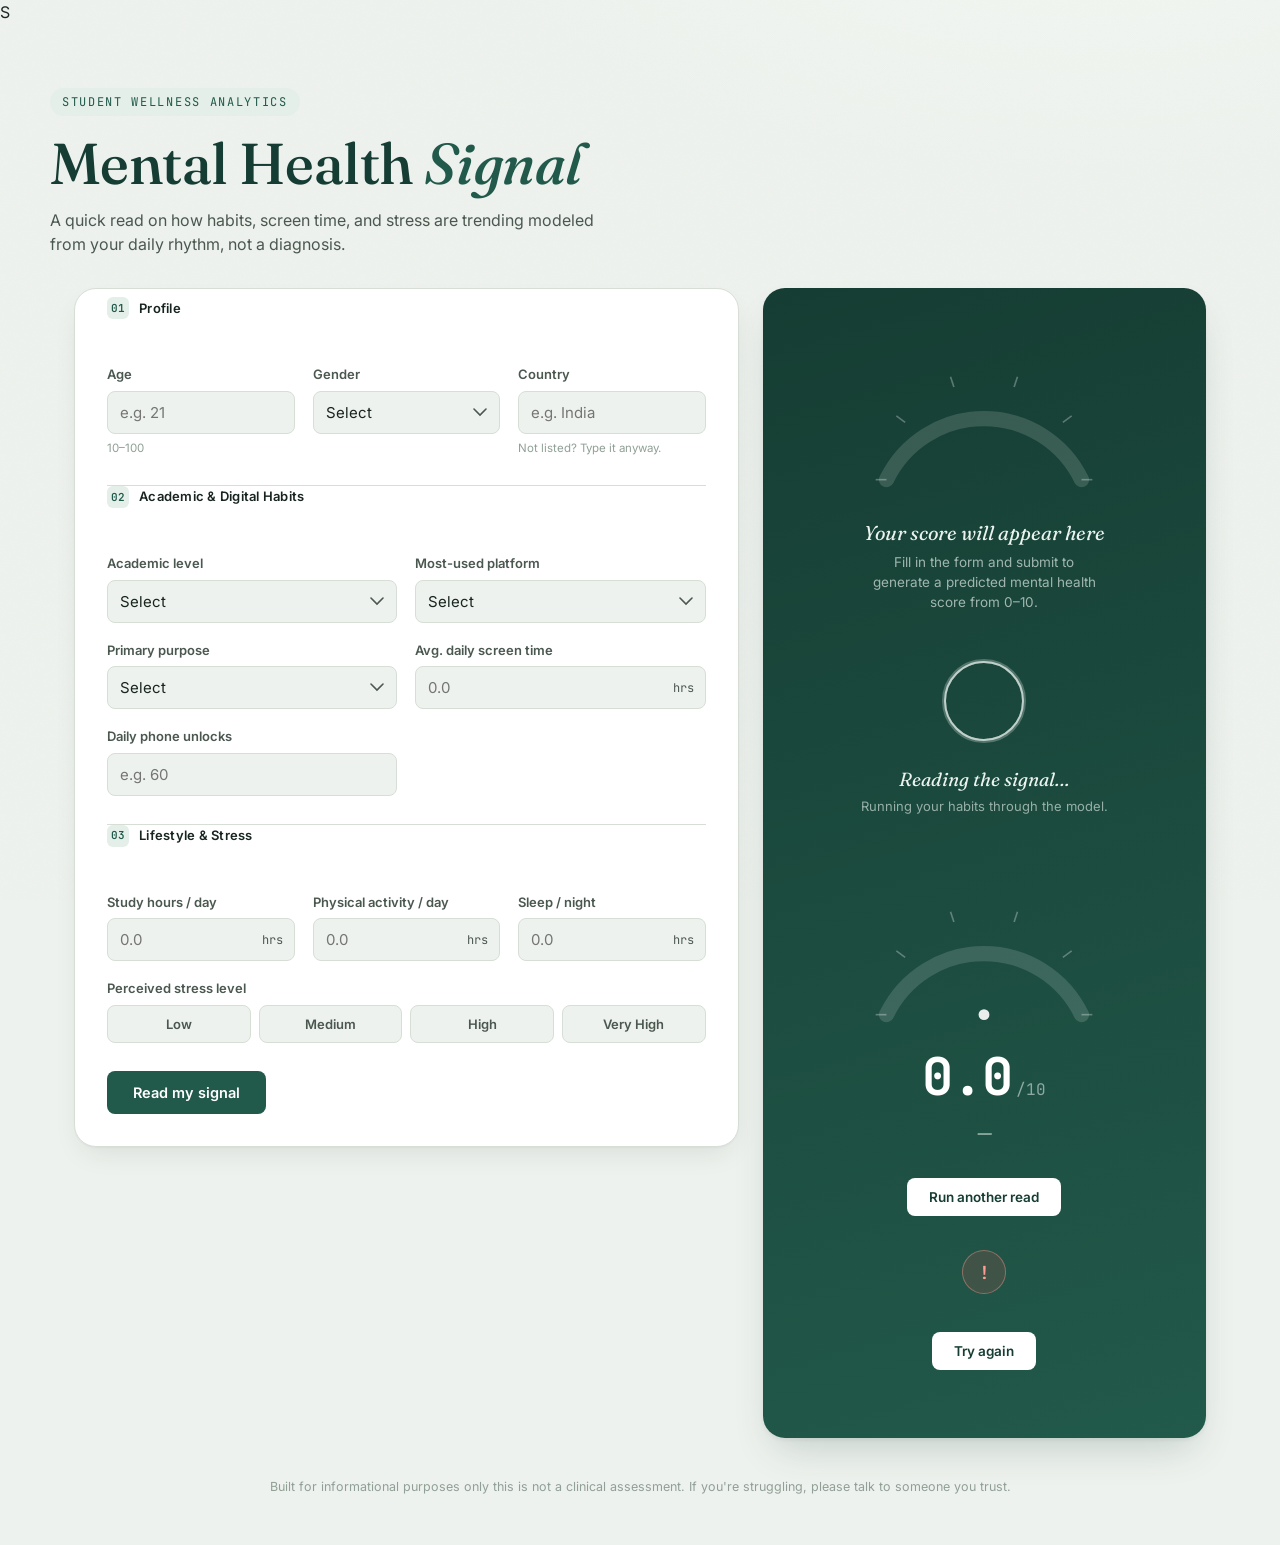
<file: index.html>
<!DOCTYPE html>
<html lang="en">
<head>
<meta charset="UTF-8" />
<meta name="viewport" content="width=device-width, initial-scale=1.0" />
<title>Mental Health Signal Student Wellness Analytics</title>
<link rel="preconnect" href="https://fonts.googleapis.com">
<link rel="preconnect" href="https://fonts.gstatic.com" crossorigin>
<link href="https://fonts.googleapis.com/css2?family=Fraunces:ital,opsz,wght@0,9..144,400;0,9..144,500;0,9..144,600;1,9..144,500&family=Inter:wght@400;500;600;700&family=JetBrains+Mono:wght@400;500;700&display=swap" rel="stylesheet">
<link rel="stylesheet" href="style.css" />
</head>S
<body>

<div class="noise-overlay" aria-hidden="true"></div>

<header class="site-header">
  <div class="header-inner">
    <span class="eyebrow">Student Wellness Analytics</span>
    <h1 class="title">Mental Health <em>Signal</em></h1>
    <p class="subtitle">A quick read on how habits, screen time, and stress are trending modeled from your daily rhythm, not a diagnosis.</p>
  </div>
</header>

<main class="layout">

  <!-- FORM PANEL -->
  <section class="panel form-panel" aria-labelledby="form-heading">
    <form id="predict-form" novalidate>

      <fieldset class="group">
        <legend><span class="legend-index">01</span> Profile</legend>
        <div class="grid grid-3">
          <div class="field">
            <label for="age">Age</label>
            <input type="number" id="age" name="age" min="10" max="100" step="1" required placeholder="e.g. 21" />
            <span class="hint">10–100</span>
            <span class="error-msg" data-for="age"></span>
          </div>
          <div class="field">
            <label for="gender">Gender</label>
            <select id="gender" name="gender" required>
              <option value="" disabled selected hidden>Select</option>
              <option value="Male">Male</option>
              <option value="Female">Female</option>
            </select>
            <span class="error-msg" data-for="gender"></span>
          </div>
          <div class="field">
            <label for="country">Country</label>
            <input type="text" id="country" name="country" list="country-list" required placeholder="e.g. India" autocomplete="off" />
            <datalist id="country-list">
              <option value="India"></option>
              <option value="USA"></option>
              <option value="Canada"></option>
              <option value="Australia"></option>
              <option value="UK"></option>
              <option value="Germany"></option>
              <option value="Mexico"></option>
              <option value="Turkey"></option>
              <option value="France"></option>
            </datalist>
            <span class="hint">Not listed? Type it anyway.</span>
            <span class="error-msg" data-for="country"></span>
          </div>
        </div>
      </fieldset>

      <fieldset class="group">
        <legend><span class="legend-index">02</span> Academic &amp; Digital Habits</legend>
        <div class="grid grid-2">
          <div class="field">
            <label for="academic_level">Academic level</label>
            <select id="academic_level" name="academic_level" required>
              <option value="" disabled selected hidden>Select</option>
              <option value="High School">High School</option>
              <option value="Undergraduate">Undergraduate</option>
              <option value="Graduate">Graduate</option>
            </select>
            <span class="error-msg" data-for="academic_level"></span>
          </div>
          <div class="field">
            <label for="most_used_platform">Most-used platform</label>
            <select id="most_used_platform" name="most_used_platform" required>
              <option value="" disabled selected hidden>Select</option>
              <option value="Facebook">Facebook</option>
              <option value="Instagram">Instagram</option>
              <option value="Snapchat">Snapchat</option>
              <option value="Twitter">Twitter</option>
              <option value="YouTube">YouTube</option>
              <option value="TikTok">TikTok</option>
              <option value="LinkedIn">LinkedIn</option>
              <option value="LINE">LINE</option>
              <option value="KakaoTalk">KakaoTalk</option>
              <option value="VKontakte">VKontakte</option>
              <option value="WhatsApp">WhatsApp</option>
              <option value="WeChat">WeChat</option>
            </select>
            <span class="error-msg" data-for="most_used_platform"></span>
          </div>
          <div class="field">
            <label for="purpose_of_use">Primary purpose</label>
            <select id="purpose_of_use" name="purpose_of_use" required>
              <option value="" disabled selected hidden>Select</option>
              <option value="Networking">Networking</option>
              <option value="Education">Education</option>
              <option value="Entertainment">Entertainment</option>
              <option value="News">News</option>
            </select>
            <span class="error-msg" data-for="purpose_of_use"></span>
          </div>
          <div class="field">
            <label for="avg_daily_usage_hours">Avg. daily screen time</label>
            <div class="unit-input">
              <input type="number" id="avg_daily_usage_hours" name="avg_daily_usage_hours" min="0" max="24" step="0.1" required placeholder="0.0" />
              <span class="unit">hrs</span>
            </div>
            <span class="error-msg" data-for="avg_daily_usage_hours"></span>
          </div>
          <div class="field">
            <label for="daily_unlocks">Daily phone unlocks</label>
            <input type="number" id="daily_unlocks" name="daily_unlocks" min="0" step="1" required placeholder="e.g. 60" />
            <span class="error-msg" data-for="daily_unlocks"></span>
          </div>
        </div>
      </fieldset>

      <fieldset class="group">
        <legend><span class="legend-index">03</span> Lifestyle &amp; Stress</legend>
        <div class="grid grid-3">
          <div class="field">
            <label for="study_hours">Study hours / day</label>
            <div class="unit-input">
              <input type="number" id="study_hours" name="study_hours" min="0" max="24" step="0.1" required placeholder="0.0" />
              <span class="unit">hrs</span>
            </div>
            <span class="error-msg" data-for="study_hours"></span>
          </div>
          <div class="field">
            <label for="physical_activity_hours">Physical activity / day</label>
            <div class="unit-input">
              <input type="number" id="physical_activity_hours" name="physical_activity_hours" min="0" max="24" step="0.1" required placeholder="0.0" />
              <span class="unit">hrs</span>
            </div>
            <span class="error-msg" data-for="physical_activity_hours"></span>
          </div>
          <div class="field">
            <label for="sleep_hours_per_night">Sleep / night</label>
            <div class="unit-input">
              <input type="number" id="sleep_hours_per_night" name="sleep_hours_per_night" min="0" max="24" step="0.1" required placeholder="0.0" />
              <span class="unit">hrs</span>
            </div>
            <span class="error-msg" data-for="sleep_hours_per_night"></span>
          </div>
          <div class="field field-span">
            <label for="stress_level">Perceived stress level</label>
            <div class="segmented" id="stress_level_group" data-name="stress_level">
              <button type="button" class="seg-btn" data-value="Low">Low</button>
              <button type="button" class="seg-btn" data-value="Medium">Medium</button>
              <button type="button" class="seg-btn" data-value="High">High</button>
              <button type="button" class="seg-btn" data-value="Very High">Very High</button>
            </div>
            <input type="hidden" id="stress_level" name="stress_level" required />
            <span class="error-msg" data-for="stress_level"></span>
          </div>
        </div>
      </fieldset>

      <div class="form-footer">
        <button type="submit" class="submit-btn" id="submit-btn">
          <span class="btn-label">Read my signal</span>
          <span class="btn-spinner" aria-hidden="true"></span>
        </button>
      </div>
    </form>
  </section>

  <!-- RESULT PANEL -->
  <aside class="panel result-panel" aria-live="polite">
    <div class="result-inner" id="result-inner">

      <div class="state state-idle" id="state-idle">
        <svg class="gauge gauge-idle" viewBox="0 0 240 160" aria-hidden="true">
          <path class="gauge-track" d="M 30 140 A 100 100 0 0 1 210 140" />
          <g class="gauge-ticks"></g>
        </svg>
        <p class="idle-label">Your score will appear here</p>
        <p class="idle-copy">Fill in the form and submit to generate a predicted mental health score from 0–10.</p>
      </div>

      <div class="state state-loading" id="state-loading" hidden>
        <div class="pulse-ring"></div>
        <p class="loading-label">Reading the signal…</p>
        <p class="loading-copy">Running your habits through the model.</p>
      </div>

      <div class="state state-result" id="state-result" hidden>
        <svg class="gauge gauge-result" viewBox="0 0 240 160" aria-hidden="true">
          <defs>
            <linearGradient id="gaugeGradient" x1="0%" y1="0%" x2="100%" y2="0%">
              <stop offset="0%" stop-color="#D9534F"/>
              <stop offset="45%" stop-color="#E3B341"/>
              <stop offset="100%" stop-color="#4C9A78"/>
            </linearGradient>
          </defs>
          <path class="gauge-track" d="M 30 140 A 100 100 0 0 1 210 140" />
          <path class="gauge-fill" id="gauge-fill" d="M 30 140 A 100 100 0 0 1 210 140" />
          <g class="gauge-ticks"></g>
          <circle class="gauge-needle-hub" cx="120" cy="140" r="5" />
        </svg>
        <div class="score-readout">
          <span class="score-number" id="score-number">0.0</span>
          <span class="score-max">/10</span>
        </div>
        <p class="score-band" id="score-band">—</p>
        <p class="score-context" id="score-context"></p>
        <button type="button" class="reset-btn" id="reset-btn">Run another read</button>
      </div>

      <div class="state state-error" id="state-error" hidden>
        <div class="error-icon" aria-hidden="true">!</div>
        <p class="error-copy" id="error-copy"></p>
        <button type="button" class="reset-btn" id="error-retry-btn">Try again</button>
      </div>

    </div>
  </aside>

</main>

<footer class="site-footer">
  <p>Built for informational purposes only this is not a clinical assessment. If you're struggling, please talk to someone you trust.</p>
</footer>

<script src="script.js"></script>
</body>
</html>
</file>
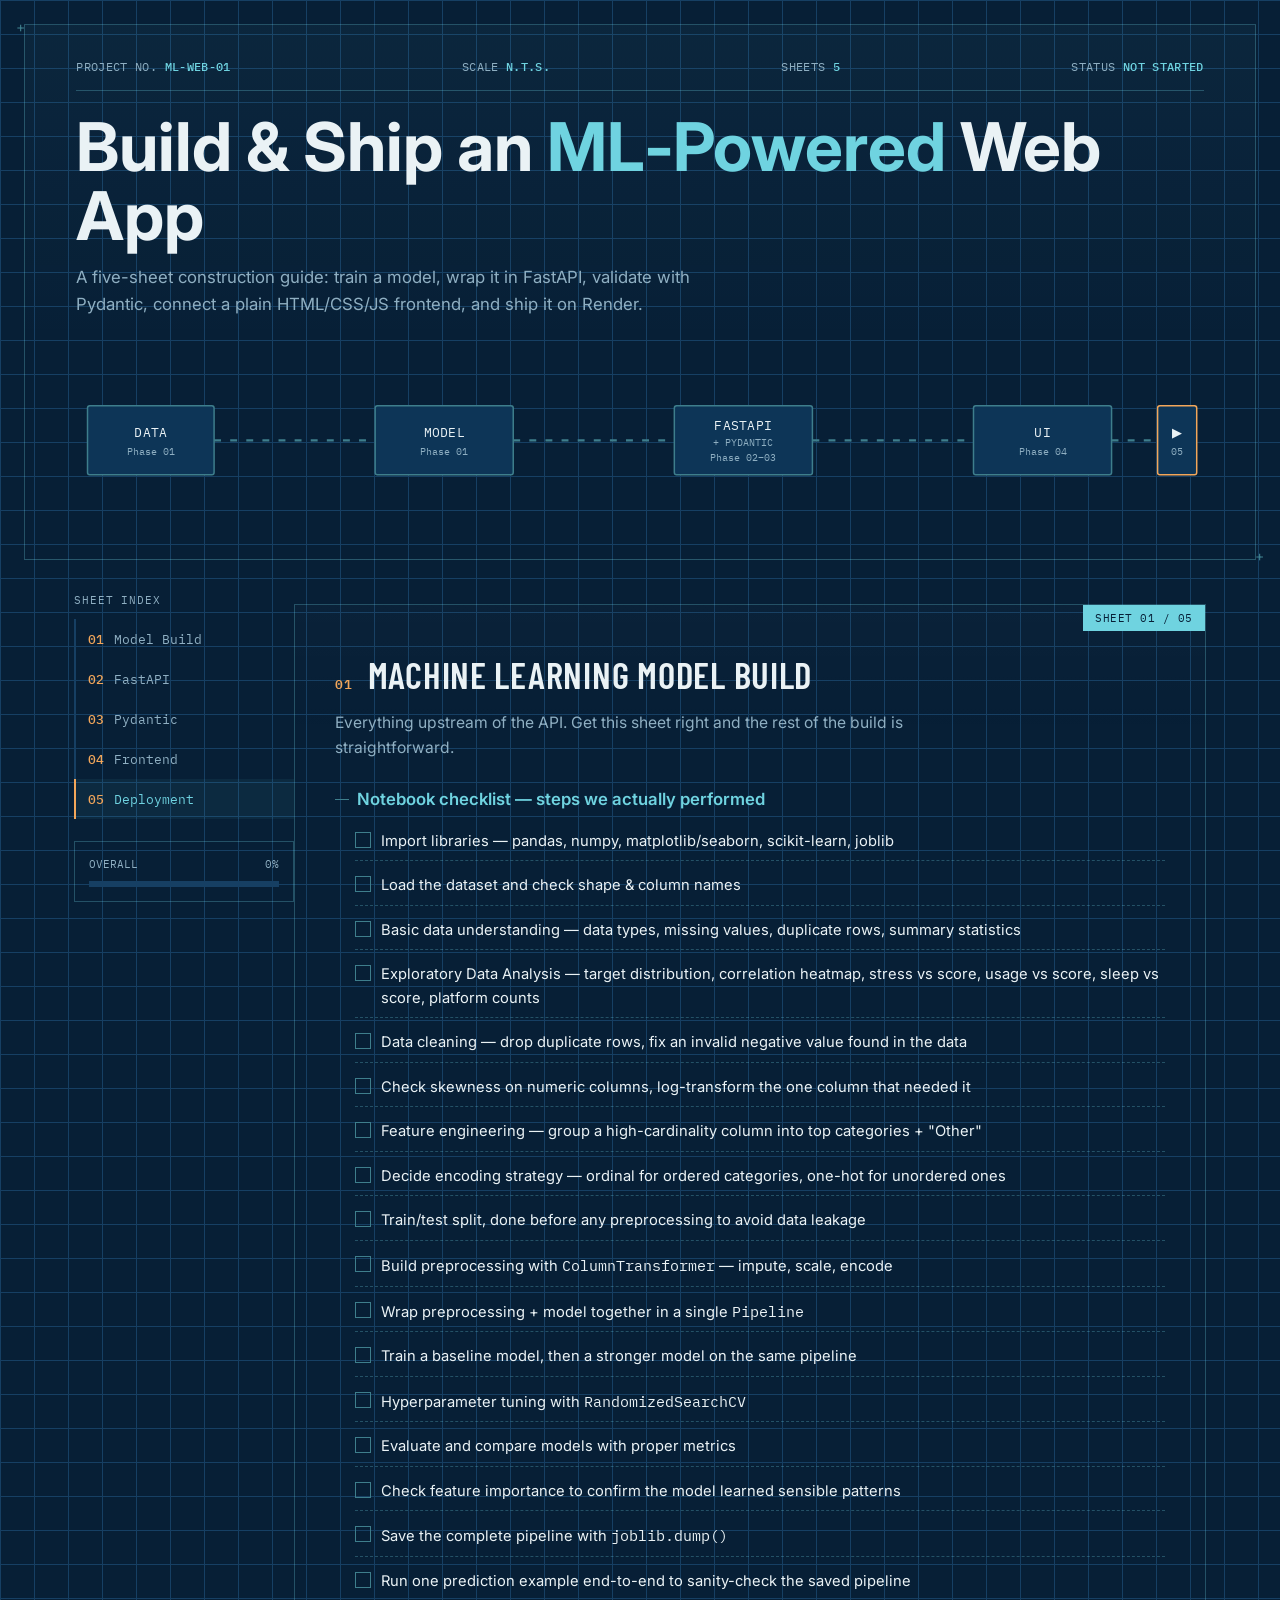
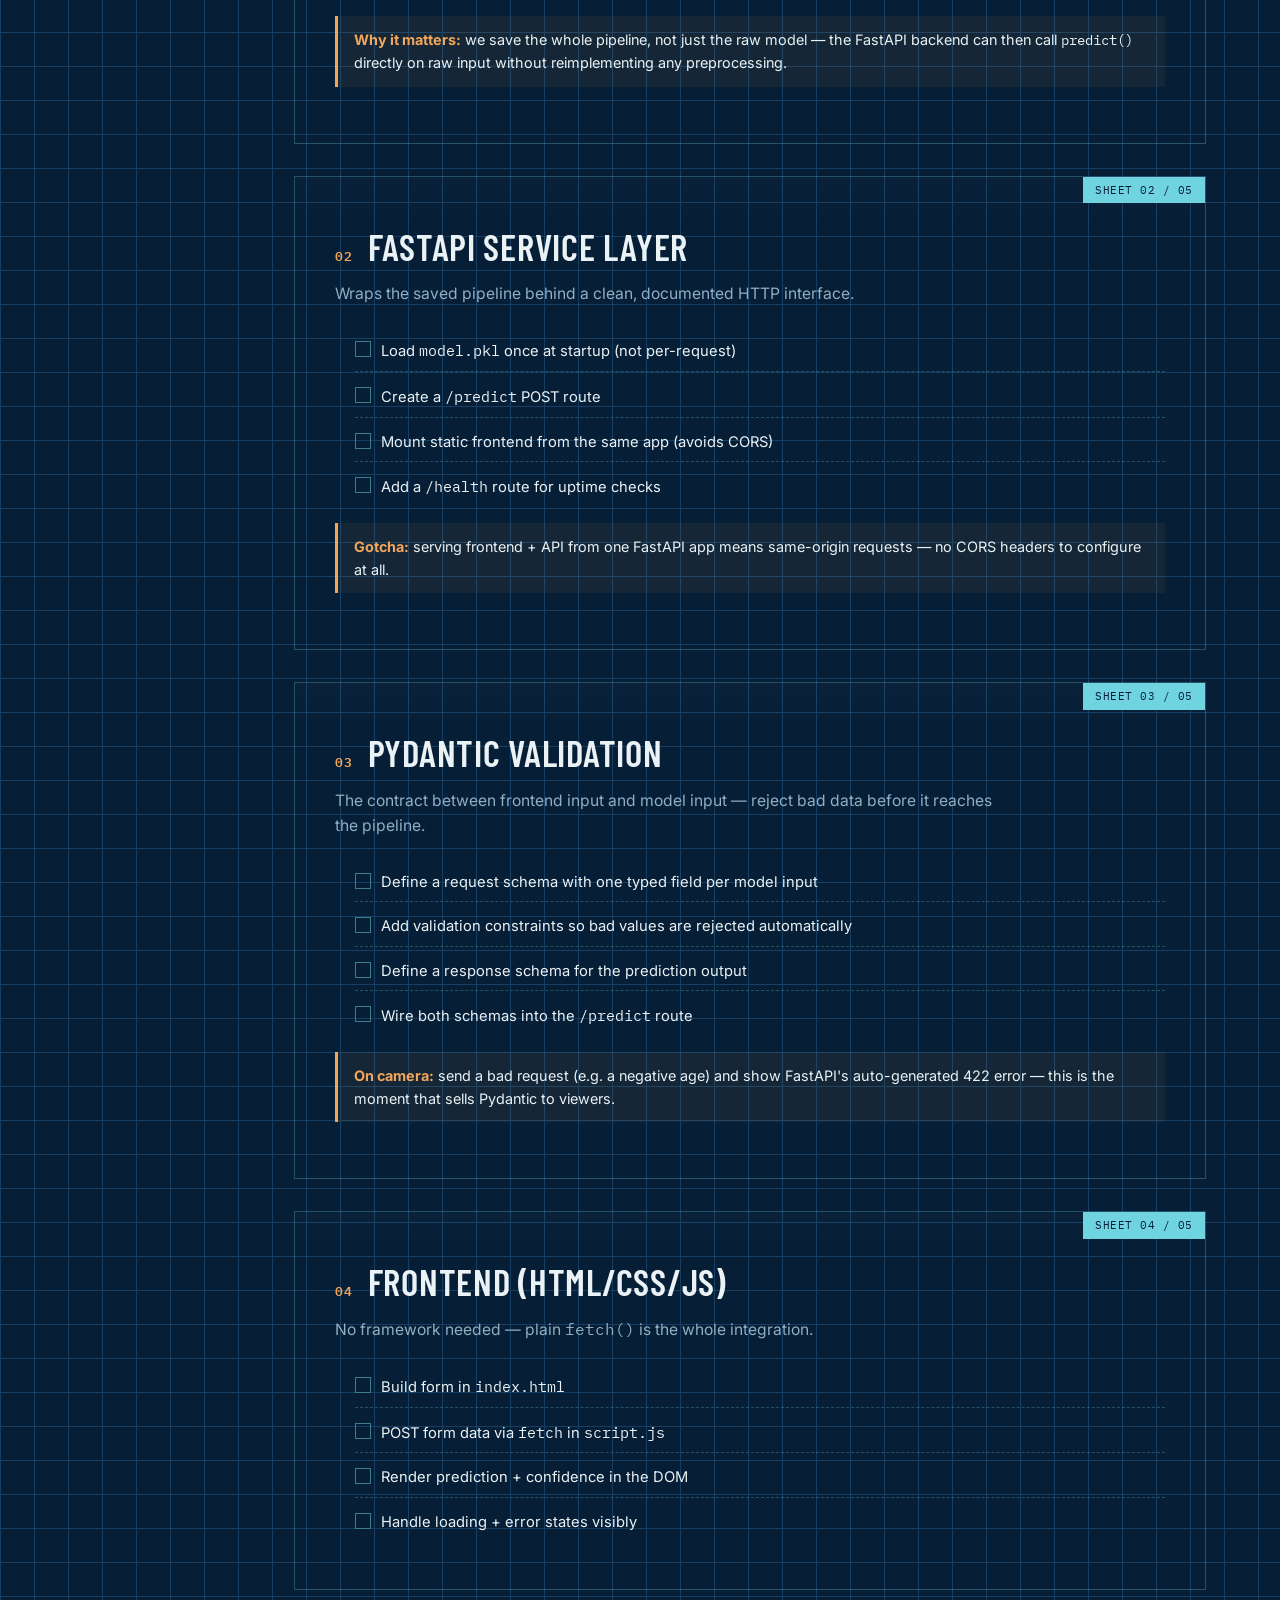
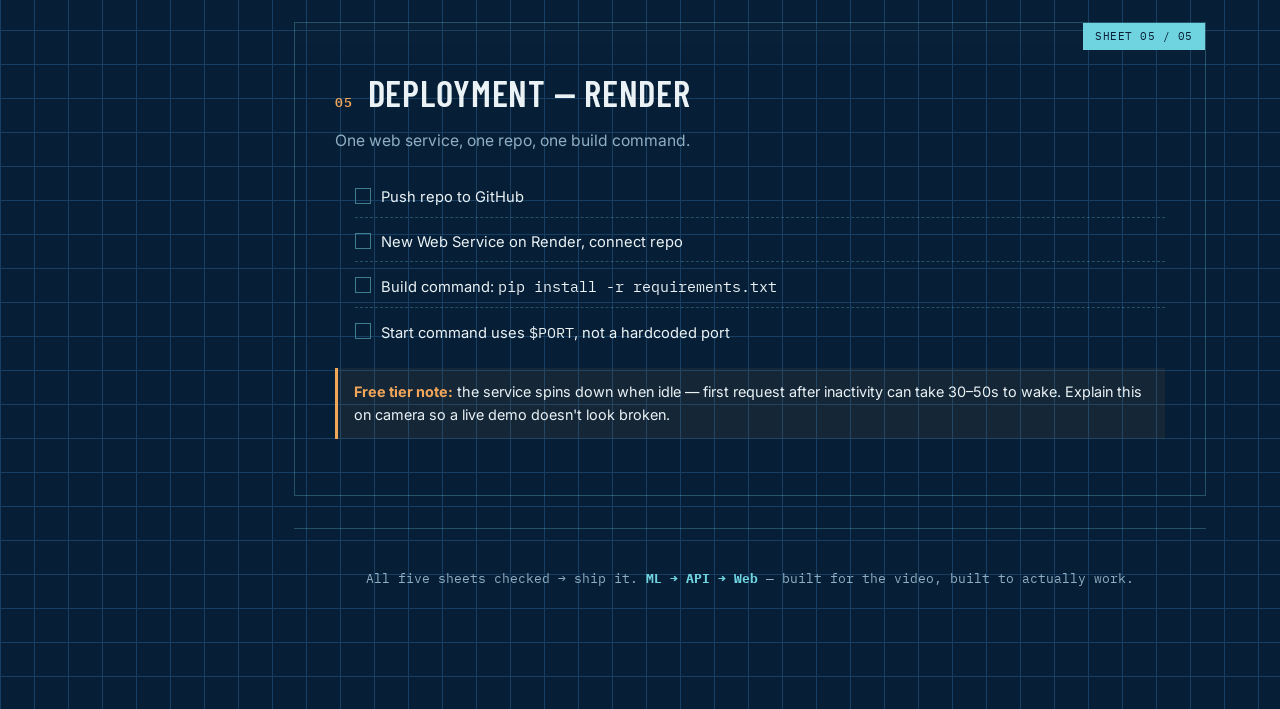
<file: ML Project.html>
<!DOCTYPE html>
<html lang="en">
<head>
<meta charset="UTF-8">
<meta name="viewport" content="width=device-width, initial-scale=1.0">
<title>ML → API → Web — Build Blueprint</title>
<link rel="preconnect" href="https://fonts.googleapis.com">
<link href="https://fonts.googleapis.com/css2?family=Barlow+Condensed:wght@500;600;700&family=Inter:wght@400;500;600&family=IBM+Plex+Mono:wght@400;500&display=swap" rel="stylesheet">
<style>
  :root{
    --navy:#0A2E4D;
    --navy-deep:#071F36;
    --grid:#163F63;
    --cyan:#6FD3E0;
    --cyan-dim:#3E7E8C;
    --paper:#EAF2F5;
    --slate:#8FAFC2;
    --amber:#F2A65A;
    --sheet:#0D3557;
    --line:rgba(111,211,224,0.28);
  }
  *{box-sizing:border-box; margin:0; padding:0;}
  html{scroll-behavior:smooth;}
  body{
    background:var(--navy-deep);
    background-image:
      linear-gradient(var(--grid) 1px, transparent 1px),
      linear-gradient(90deg, var(--grid) 1px, transparent 1px);
    background-size:34px 34px;
    color:var(--paper);
    font-family:'Inter', sans-serif;
    line-height:1.6;
  }
  ::selection{background:var(--amber); color:var(--navy-deep);}
  a{color:var(--cyan);}

  .display{font-family:'Barlow Condensed', sans-serif; text-transform:uppercase; letter-spacing:0.04em;}
  code, .mono{font-family:'IBM Plex Mono', monospace;}

  /* ===== Title block / hero ===== */
  .titleblock{
    border:1px solid var(--line);
    margin:24px;
    padding:32px clamp(20px,4vw,56px);
    position:relative;
    background:linear-gradient(180deg, rgba(111,211,224,0.04), transparent 60%);
  }
  .titleblock::before, .titleblock::after{
    content:'+'; position:absolute; color:var(--cyan-dim); font-size:14px;
  }
  .titleblock::before{top:-9px; left:-9px;}
  .titleblock::after{bottom:-9px; right:-9px;}
  .stamp-row{
    display:flex; justify-content:space-between; flex-wrap:wrap; gap:12px;
    font-family:'IBM Plex Mono', monospace; font-size:12px; color:var(--slate);
    border-bottom:1px solid var(--line); padding-bottom:14px; margin-bottom:22px;
    letter-spacing:0.03em;
  }
  .stamp-row span b{color:var(--cyan); font-weight:500;}
  h1.proj-title{
    font-size:clamp(2.2rem, 5.5vw, 4.2rem);
    line-height:1.02; font-weight:700; color:var(--paper);
  }
  h1.proj-title em{color:var(--cyan); font-style:normal;}
  .proj-sub{color:var(--slate); font-size:1.05rem; margin-top:14px; max-width:640px;}

  /* ===== schematic pipeline ===== */
  .schematic{margin-top:36px; overflow-x:auto;}
  .schematic svg{width:100%; min-width:560px; height:auto; display:block;}
  .flow-line{stroke:var(--cyan-dim); stroke-width:2; fill:none; stroke-dasharray:6 8;
    animation:flow 1.6s linear infinite;}
  @keyframes flow{to{stroke-dashoffset:-56;}}
  .node-box{fill:var(--sheet); stroke:var(--cyan-dim); stroke-width:1.3;}
  .node-box.active{stroke:var(--amber);}
  .node-label{font-family:'IBM Plex Mono', monospace; font-size:11px; fill:var(--paper); letter-spacing:0.02em;}
  .node-sub{font-family:'IBM Plex Mono', monospace; font-size:9px; fill:var(--slate);}

  /* ===== layout ===== */
  .layout{display:grid; grid-template-columns:220px 1fr; gap:0; max-width:1180px; margin:0 auto; padding:0 24px 80px;}
  @media (max-width:860px){ .layout{grid-template-columns:1fr;} }

  /* sidebar */
  .sidebar{position:sticky; top:20px; align-self:start; height:fit-content; padding-top:8px;}
  @media (max-width:860px){
    .sidebar{position:relative; top:0; display:flex; overflow-x:auto; gap:8px; padding:12px 0; margin-bottom:8px;}
  }
  .sheet-index{font-family:'IBM Plex Mono', monospace; font-size:11px; color:var(--slate); text-transform:uppercase; letter-spacing:0.08em; margin-bottom:10px;}
  .nav-item{
    display:flex; align-items:center; gap:10px;
    padding:10px 12px; border-left:2px solid var(--grid);
    font-family:'IBM Plex Mono', monospace; font-size:12.5px; color:var(--slate);
    cursor:pointer; text-decoration:none; transition:.15s;
    white-space:nowrap;
  }
  .nav-item:hover{color:var(--paper); border-left-color:var(--cyan-dim);}
  .nav-item.active{color:var(--cyan); border-left-color:var(--amber); background:rgba(111,211,224,0.06);}
  .nav-item .num{color:var(--amber); font-weight:500;}
  .progress-wrap{margin-top:22px; padding:14px; border:1px solid var(--line);}
  .progress-wrap .label{font-family:'IBM Plex Mono', monospace; font-size:10.5px; color:var(--slate); display:flex; justify-content:space-between; margin-bottom:8px;}
  .progress-bar{height:6px; background:var(--grid); position:relative; overflow:hidden;}
  .progress-fill{height:100%; background:var(--amber); width:0%; transition:width .35s ease;}

  /* main sheets */
  .sheet{
    border:1px solid var(--line); margin:20px 0 32px; padding:clamp(20px,3.5vw,40px);
    position:relative; scroll-margin-top:20px;
    background:linear-gradient(180deg, rgba(255,255,255,0.015), transparent 12%);
  }
  .sheet-corner{
    position:absolute; top:0; right:0; font-family:'IBM Plex Mono', monospace;
    font-size:10.5px; color:var(--navy-deep); background:var(--cyan);
    padding:5px 12px; letter-spacing:0.05em;
  }
  .sheet h2{
    font-family:'Barlow Condensed', sans-serif; text-transform:uppercase; letter-spacing:0.02em;
    font-size:clamp(1.6rem,3vw,2.3rem); color:var(--paper); font-weight:600;
    display:flex; align-items:baseline; gap:14px; margin-bottom:6px;
  }
  .sheet h2 .tag{font-family:'IBM Plex Mono',monospace; font-size:13px; color:var(--amber); letter-spacing:0.1em;}
  .sheet .deck{color:var(--slate); font-size:.98rem; margin-bottom:26px; max-width:680px;}
  .sheet h3{font-size:1.05rem; color:var(--cyan); font-weight:600; margin:26px 0 10px; display:flex; align-items:center; gap:8px;}
  .sheet h3::before{content:''; width:14px; height:1px; background:var(--cyan-dim); display:inline-block;}
  .sheet p{color:var(--paper); font-size:.95rem; margin-bottom:10px; max-width:700px;}
  .sheet ul{margin:8px 0 8px 20px; color:var(--paper); font-size:.94rem;}
  .sheet ul li{margin-bottom:6px;}
  .sheet ul li b{color:var(--cyan);}

  /* checklist */
  .checklist{list-style:none; margin:12px 0 4px; padding:0;}
  .checklist li{
    display:flex; align-items:flex-start; gap:10px; padding:7px 0;
    border-bottom:1px dashed var(--line); font-size:.92rem;
  }
  .checklist li:last-child{border-bottom:none;}
  .checklist input[type=checkbox]{
    appearance:none; width:16px; height:16px; min-width:16px; margin-top:2px;
    border:1px solid var(--cyan-dim); background:transparent; cursor:pointer; position:relative;
  }
  .checklist input[type=checkbox]:checked{background:var(--amber); border-color:var(--amber);}
  .checklist input[type=checkbox]:checked::after{
    content:'✓'; position:absolute; top:-3px; left:2px; font-size:12px; color:var(--navy-deep);
  }
  .checklist label{cursor:pointer;}
  .checklist li.done label{color:var(--slate); text-decoration:line-through;}

  /* code blocks */
  .code-wrap{position:relative; margin:14px 0 18px;}
  pre{
    background:var(--navy-deep); border:1px solid var(--line); padding:16px 18px;
    overflow-x:auto; font-size:.83rem; color:#CFE9EE; border-left:3px solid var(--cyan-dim);
  }
  .copy-btn{
    position:absolute; top:8px; right:8px; font-family:'IBM Plex Mono',monospace; font-size:10.5px;
    background:var(--sheet); color:var(--slate); border:1px solid var(--line);
    padding:4px 9px; cursor:pointer; letter-spacing:.04em; transition:.15s;
  }
  .copy-btn:hover{color:var(--cyan); border-color:var(--cyan-dim);}
  .copy-btn.copied{color:var(--amber); border-color:var(--amber);}

  /* accordion */
  .accordion{border:1px solid var(--line); margin:14px 0;}
  .accordion-head{
    display:flex; justify-content:space-between; align-items:center; cursor:pointer;
    padding:12px 16px; font-family:'IBM Plex Mono', monospace; font-size:.85rem; color:var(--cyan);
    user-select:none;
  }
  .accordion-head .plus{color:var(--amber); transition:transform .2s;}
  .accordion.open .plus{transform:rotate(45deg);}
  .accordion-body{max-height:0; overflow:hidden; transition:max-height .3s ease; padding:0 16px;}
  .accordion.open .accordion-body{padding:4px 16px 16px;}

  /* tabs */
  .tabs{display:flex; gap:4px; margin:16px 0 0; flex-wrap:wrap;}
  .tab-btn{
    font-family:'IBM Plex Mono',monospace; font-size:.78rem; padding:8px 14px;
    background:var(--sheet); color:var(--slate); border:1px solid var(--line); cursor:pointer;
  }
  .tab-btn.active{color:var(--navy-deep); background:var(--cyan); border-color:var(--cyan);}
  .tab-panel{display:none; border:1px solid var(--line); border-top:none; padding:16px;}
  .tab-panel.active{display:block;}

  .callout{
    border-left:3px solid var(--amber); background:rgba(242,166,90,0.06);
    padding:12px 16px; margin:16px 0; font-size:.9rem; color:var(--paper);
  }
  .callout b{color:var(--amber);}

  footer{
    text-align:center; padding:40px 24px; color:var(--slate); font-family:'IBM Plex Mono', monospace;
    font-size:.8rem; border-top:1px solid var(--line); margin-top:20px;
  }
  footer b{color:var(--cyan);}
</style>
</head>
<body>

<div class="titleblock">
  <div class="stamp-row">
    <span>PROJECT NO. <b>ML-WEB-01</b></span>
    <span>SCALE <b>N.T.S.</b></span>
    <span>SHEETS <b id="sheetCountLabel">5</b></span>
    <span>STATUS <b id="statusStamp">IN PROGRESS</b></span>
  </div>
  <h1 class="proj-title">Build &amp; Ship an <em>ML‑Powered</em> Web App</h1>
  <p class="proj-sub">A five-sheet construction guide: train a model, wrap it in FastAPI, validate with Pydantic, connect a plain HTML/CSS/JS frontend, and ship it on Render.</p>

  <div class="schematic">
    <svg viewBox="0 0 980 150" id="pipelineSvg">
      <!-- connecting lines -->
      <path class="flow-line" d="M120,75 L260,75"></path>
      <path class="flow-line" d="M380,75 L520,75"></path>
      <path class="flow-line" d="M640,75 L780,75"></path>
      <path class="flow-line" d="M900,75 L940,75"></path>
      <!-- nodes -->
      <g id="node-0"><rect class="node-box" x="10" y="45" width="110" height="60" rx="2"></rect>
        <text class="node-label" x="65" y="72" text-anchor="middle">DATA</text>
        <text class="node-sub" x="65" y="88" text-anchor="middle">Phase 01</text></g>
      <g id="node-1"><rect class="node-box" x="260" y="45" width="120" height="60" rx="2"></rect>
        <text class="node-label" x="320" y="72" text-anchor="middle">MODEL</text>
        <text class="node-sub" x="320" y="88" text-anchor="middle">Phase 01</text></g>
      <g id="node-2"><rect class="node-box" x="520" y="45" width="120" height="60" rx="2"></rect>
        <text class="node-label" x="580" y="66" text-anchor="middle">FASTAPI</text>
        <text class="node-sub" x="580" y="80" text-anchor="middle">+ PYDANTIC</text>
        <text class="node-sub" x="580" y="93" text-anchor="middle">Phase 02–03</text></g>
      <g id="node-3"><rect class="node-box" x="780" y="45" width="120" height="60" rx="2"></rect>
        <text class="node-label" x="840" y="72" text-anchor="middle">UI</text>
        <text class="node-sub" x="840" y="88" text-anchor="middle">Phase 04</text></g>
      <g id="node-4"><rect class="node-box" x="940" y="45" width="34" height="60" rx="2"></rect>
        <text class="node-label" x="957" y="72" text-anchor="middle" font-size="9">▶</text>
        <text class="node-sub" x="957" y="88" text-anchor="middle">05</text></g>
    </svg>
  </div>
</div>

<div class="layout">
  <aside class="sidebar">
    <div class="sheet-index">Sheet Index</div>
    <a class="nav-item" data-target="phase1"><span class="num">01</span> Model Build</a>
    <a class="nav-item" data-target="phase2"><span class="num">02</span> FastAPI</a>
    <a class="nav-item" data-target="phase3"><span class="num">03</span> Pydantic</a>
    <a class="nav-item" data-target="phase4"><span class="num">04</span> Frontend</a>
    <a class="nav-item" data-target="phase5"><span class="num">05</span> Deployment</a>

    <div class="progress-wrap">
      <div class="label"><span>OVERALL</span><span id="overallPct">0%</span></div>
      <div class="progress-bar"><div class="progress-fill" id="overallFill"></div></div>
    </div>
  </aside>

  <main>

    <!-- PHASE 1 -->
    <section class="sheet" id="phase1">
      <div class="sheet-corner">SHEET 01 / 05</div>
      <h2><span class="tag">01</span> Machine Learning Model Build</h2>
      <p class="deck">Everything upstream of the API. Get this sheet right and the rest of the build is straightforward.</p>

      <h3>Notebook checklist — steps we actually performed</h3>
      <ul class="checklist" data-phase="1">
        <li><input type="checkbox" id="c1-1"><label for="c1-1">Import libraries — pandas, numpy, matplotlib/seaborn, scikit-learn, joblib</label></li>
        <li><input type="checkbox" id="c1-2"><label for="c1-2">Load the dataset and check shape &amp; column names</label></li>
        <li><input type="checkbox" id="c1-3"><label for="c1-3">Basic data understanding — data types, missing values, duplicate rows, summary statistics</label></li>
        <li><input type="checkbox" id="c1-4"><label for="c1-4">Exploratory Data Analysis — target distribution, correlation heatmap, stress vs score, usage vs score, sleep vs score, platform counts</label></li>
        <li><input type="checkbox" id="c1-5"><label for="c1-5">Data cleaning — drop duplicate rows, fix an invalid negative value found in the data</label></li>
        <li><input type="checkbox" id="c1-6"><label for="c1-6">Check skewness on numeric columns, log-transform the one column that needed it</label></li>
        <li><input type="checkbox" id="c1-7"><label for="c1-7">Feature engineering — group a high-cardinality column into top categories + "Other"</label></li>
        <li><input type="checkbox" id="c1-8"><label for="c1-8">Decide encoding strategy — ordinal for ordered categories, one-hot for unordered ones</label></li>
        <li><input type="checkbox" id="c1-9"><label for="c1-9">Train/test split, done before any preprocessing to avoid data leakage</label></li>
        <li><input type="checkbox" id="c1-10"><label for="c1-10">Build preprocessing with <code>ColumnTransformer</code> — impute, scale, encode</label></li>
        <li><input type="checkbox" id="c1-11"><label for="c1-11">Wrap preprocessing + model together in a single <code>Pipeline</code></label></li>
        <li><input type="checkbox" id="c1-12"><label for="c1-12">Train a baseline model, then a stronger model on the same pipeline</label></li>
        <li><input type="checkbox" id="c1-13"><label for="c1-13">Hyperparameter tuning with <code>RandomizedSearchCV</code></label></li>
        <li><input type="checkbox" id="c1-14"><label for="c1-14">Evaluate and compare models with proper metrics</label></li>
        <li><input type="checkbox" id="c1-15"><label for="c1-15">Check feature importance to confirm the model learned sensible patterns</label></li>
        <li><input type="checkbox" id="c1-16"><label for="c1-16">Save the complete pipeline with <code>joblib.dump()</code></label></li>
        <li><input type="checkbox" id="c1-17"><label for="c1-17">Run one prediction example end-to-end to sanity-check the saved pipeline</label></li>
      </ul>

      <div class="callout"><b>Why it matters:</b> we save the whole pipeline, not just the raw model — the FastAPI backend can then call <code>predict()</code> directly on raw input without reimplementing any preprocessing.</div>
    </section>

    <!-- PHASE 2 -->
    <section class="sheet" id="phase2">
      <div class="sheet-corner">SHEET 02 / 05</div>
      <h2><span class="tag">02</span> FastAPI Service Layer</h2>
      <p class="deck">Wraps the saved pipeline behind a clean, documented HTTP interface.</p>

      <ul class="checklist" data-phase="2">
        <li><input type="checkbox" id="c2-1"><label for="c2-1">Load <code>model.pkl</code> once at startup (not per-request)</label></li>
        <li><input type="checkbox" id="c2-2"><label for="c2-2">Create a <code>/predict</code> POST route</label></li>
        <li><input type="checkbox" id="c2-3"><label for="c2-3">Mount static frontend from the same app (avoids CORS)</label></li>
        <li><input type="checkbox" id="c2-4"><label for="c2-4">Add a <code>/health</code> route for uptime checks</label></li>
      </ul>

      <div class="callout"><b>Gotcha:</b> serving frontend + API from one FastAPI app means same-origin requests — no CORS headers to configure at all.</div>
    </section>

    <!-- PHASE 3 -->
    <section class="sheet" id="phase3">
      <div class="sheet-corner">SHEET 03 / 05</div>
      <h2><span class="tag">03</span> Pydantic Validation</h2>
      <p class="deck">The contract between frontend input and model input — reject bad data before it reaches the pipeline.</p>

      <ul class="checklist" data-phase="3">
        <li><input type="checkbox" id="c3-1"><label for="c3-1">Define a request schema with one typed field per model input</label></li>
        <li><input type="checkbox" id="c3-2"><label for="c3-2">Add validation constraints so bad values are rejected automatically</label></li>
        <li><input type="checkbox" id="c3-3"><label for="c3-3">Define a response schema for the prediction output</label></li>
        <li><input type="checkbox" id="c3-4"><label for="c3-4">Wire both schemas into the <code>/predict</code> route</label></li>
      </ul>

      <div class="callout"><b>On camera:</b> send a bad request (e.g. a negative age) and show FastAPI's auto-generated 422 error — this is the moment that sells Pydantic to viewers.</div>
    </section>

    <!-- PHASE 4 -->
    <section class="sheet" id="phase4">
      <div class="sheet-corner">SHEET 04 / 05</div>
      <h2><span class="tag">04</span> Frontend (HTML/CSS/JS)</h2>
      <p class="deck">No framework needed — plain <code>fetch()</code> is the whole integration.</p>

      <ul class="checklist" data-phase="4">
        <li><input type="checkbox" id="c4-1"><label for="c4-1">Build form in <code>index.html</code></label></li>
        <li><input type="checkbox" id="c4-2"><label for="c4-2">POST form data via <code>fetch</code> in <code>script.js</code></label></li>
        <li><input type="checkbox" id="c4-3"><label for="c4-3">Render prediction + confidence in the DOM</label></li>
        <li><input type="checkbox" id="c4-4"><label for="c4-4">Handle loading + error states visibly</label></li>
      </ul>

    </section>

    <!-- PHASE 5 -->
    <section class="sheet" id="phase5">
      <div class="sheet-corner">SHEET 05 / 05</div>
      <h2><span class="tag">05</span> Deployment — Render</h2>
      <p class="deck">One web service, one repo, one build command.</p>

      <ul class="checklist" data-phase="5">
        <li><input type="checkbox" id="c5-1"><label for="c5-1">Push repo to GitHub</label></li>
        <li><input type="checkbox" id="c5-2"><label for="c5-2">New Web Service on Render, connect repo</label></li>
        <li><input type="checkbox" id="c5-3"><label for="c5-3">Build command: <code>pip install -r requirements.txt</code></label></li>
        <li><input type="checkbox" id="c5-4"><label for="c5-4">Start command uses <code>$PORT</code>, not a hardcoded port</label></li>
      </ul>

      <div class="callout"><b>Free tier note:</b> the service spins down when idle — first request after inactivity can take 30–50s to wake. Explain this on camera so a live demo doesn't look broken.</div>
    </section>

    <footer>
      All five sheets checked → ship it. <b>ML → API → Web</b> — built for the video, built to actually work.
    </footer>
  </main>
</div>

<script>
(function(){
  // ---- checklist state + progress ----
  const phases = {1:8, 2:4, 3:0, 4:4, 5:4}; // item counts per phase (phase3 has none, counted via itself if added later)
  const allBoxes = Array.from(document.querySelectorAll('.checklist input[type=checkbox]'));

  function updateProgress(){
    const total = allBoxes.length;
    const checked = allBoxes.filter(b => b.checked).length;
    const pct = total ? Math.round((checked/total)*100) : 0;
    document.getElementById('overallPct').textContent = pct + '%';
    document.getElementById('overallFill').style.width = pct + '%';
    document.getElementById('statusStamp').textContent = pct === 100 ? 'COMPLETE' : (pct === 0 ? 'NOT STARTED' : 'IN PROGRESS');
  }

  allBoxes.forEach(box => {
    box.addEventListener('change', () => {
      box.closest('li').classList.toggle('done', box.checked);
      updateProgress();
    });
  });
  updateProgress();

  // ---- copy buttons ----
  document.querySelectorAll('.copy-btn').forEach(btn => {
    btn.addEventListener('click', () => {
      const pre = btn.nextElementSibling;
      navigator.clipboard.writeText(pre.textContent).then(() => {
        btn.textContent = 'COPIED';
        btn.classList.add('copied');
        setTimeout(() => { btn.textContent = 'COPY'; btn.classList.remove('copied'); }, 1400);
      });
    });
  });

  // ---- accordion ----
  document.querySelectorAll('.accordion-head').forEach(head => {
    head.addEventListener('click', () => {
      const acc = head.parentElement;
      const body = acc.querySelector('.accordion-body');
      const isOpen = acc.classList.toggle('open');
      body.style.maxHeight = isOpen ? body.scrollHeight + 'px' : '0px';
    });
  });

  // ---- tabs ----
  document.querySelectorAll('[data-tabgroup]').forEach(group => {
    const buttons = group.querySelectorAll('.tab-btn');
    buttons.forEach(btn => {
      btn.addEventListener('click', () => {
        buttons.forEach(b => b.classList.remove('active'));
        btn.classList.add('active');
        const panels = group.parentElement.querySelectorAll('.tab-panel');
        panels.forEach(p => p.classList.toggle('active', p.dataset.panel === btn.dataset.tab));
      });
    });
  });

  // ---- sidebar nav + scroll spy ----
  const navItems = document.querySelectorAll('.nav-item');
  const sections = Array.from(navItems).map(n => document.getElementById(n.dataset.target));

  navItems.forEach(item => {
    item.addEventListener('click', (e) => {
      e.preventDefault();
      document.getElementById(item.dataset.target).scrollIntoView({behavior:'smooth', block:'start'});
    });
  });

  const observer = new IntersectionObserver((entries) => {
    entries.forEach(entry => {
      if (entry.isIntersecting){
        navItems.forEach(n => n.classList.toggle('active', n.dataset.target === entry.target.id));
        const idx = sections.findIndex(s => s.id === entry.target.id);
        document.querySelectorAll('.node-box').forEach(nb => nb.classList.remove('active'));
        const node = document.getElementById('node-' + Math.min(idx, 4));
        if (node) node.querySelector('.node-box').classList.add('active');
      }
    });
  }, {rootMargin: '-40% 0px -50% 0px'});

  sections.forEach(s => s && observer.observe(s));
})();
</script>

</body>
</html>
</file>
<file: style.css>
/* =========================================================
   TOKENS
   ========================================================= */
:root {
  --ink:        #182420;
  --ink-soft:   #4A5850;
  --paper:      #EEF2EE;
  --paper-deep: #E2E8E1;
  --surface:    #FFFFFF;
  --line:       #D6DED5;

  --pine:       #21594A;
  --pine-deep:  #163D33;
  --pine-tint:  #E4EFE9;

  --amber:      #E3B341;
  --coral:      hwb(2 16% 62%);
  --sage:       #274236;

  --font-display: 'Fraunces', Georgia, serif;
  --font-body:    'Inter', -apple-system, sans-serif;
  --font-mono:    'JetBrains Mono', 'SFMono-Regular', monospace;

  --radius-sm: 8px;
  --radius-md: 14px;
  --radius-lg: 22px;

  --shadow-card: 0 1px 2px rgba(24,36,32,0.04), 0 12px 28px -8px rgba(24,36,32,0.10);
  --shadow-lift: 0 2px 4px rgba(24,36,32,0.06), 0 20px 40px -12px rgba(22,61,51,0.20);
}

* { box-sizing: border-box; }

html { -webkit-font-smoothing: antialiased; }

body {
  margin: 0;
  background:
    radial-gradient(1200px 600px at 85% -10%, #F4F8F3 0%, transparent 55%),
    var(--paper);
  color: var(--ink);
  font-family: var(--font-body);
  line-height: 1.5;
  position: relative;
}

.noise-overlay {
  position: fixed;
  inset: 0;
  pointer-events: none;
  z-index: 0;
  opacity: 0.025;
  background-image: url("data:image/svg+xml,%3Csvg xmlns='http://www.w3.org/2000/svg' width='90' height='90'%3E%3Cfilter id='n'%3E%3CfeTurbulence type='fractalNoise' baseFrequency='0.9' numOctaves='2' stitchTiles='stitch'/%3E%3C/filter%3E%3Crect width='100%25' height='100%25' filter='url(%23n)'/%3E%3C/svg%3E");
}

/* =========================================================
   HEADER
   ========================================================= */
.site-header {
  padding: 64px 24px 32px;
  position: relative;
  z-index: 1;
}

.header-inner {
  max-width: 1180px;
  margin: 0 auto;
}

.eyebrow {
  display: inline-block;
  font-family: var(--font-mono);
  font-size: 12px;
  letter-spacing: 0.14em;
  text-transform: uppercase;
  color: var(--pine);
  background: var(--pine-tint);
  padding: 5px 12px;
  border-radius: 100px;
  margin-bottom: 18px;
}

.title {
  font-family: var(--font-display);
  font-weight: 500;
  font-size: clamp(2.4rem, 5vw, 3.6rem);
  line-height: 1.05;
  margin: 0 0 14px;
  letter-spacing: -0.01em;
  color: var(--pine-deep);
}

.title em {
  font-style: italic;
  font-weight: 500;
  color: var(--pine);
}

.subtitle {
  max-width: 560px;
  font-size: 16px;
  color: var(--ink-soft);
  margin: 0;
}

/* =========================================================
   LAYOUT
   ========================================================= */
.layout {
  max-width: 1180px;
  margin: 0 auto;
  padding: 0 24px 40px;
  display: grid;
  grid-template-columns: 1.5fr 1fr;
  gap: 24px;
  align-items: start;
  position: relative;
  z-index: 1;
}

.panel {
  background: var(--surface);
  border-radius: var(--radius-lg);
  border: 1px solid var(--line);
  box-shadow: var(--shadow-card);
}

.form-panel { padding: 8px 32px 32px; }

.result-panel {
  position: sticky;
  top: 24px;
  min-height: 520px;
  background: linear-gradient(165deg, var(--pine-deep) 0%, var(--pine) 100%);
  border: none;
  box-shadow: var(--shadow-lift);
  display: flex;
  color: #EAF3EE;
}

/* =========================================================
   FORM
   ========================================================= */
fieldset.group {
  border: none;
  margin: 0;
  padding: 28px 0;
  border-bottom: 1px solid var(--line);
}
fieldset.group:last-of-type { border-bottom: none; padding-bottom: 8px; }

legend {
  font-family: var(--font-body);
  font-weight: 600;
  font-size: 13px;
  letter-spacing: 0.02em;
  color: var(--ink);
  display: flex;
  align-items: center;
  gap: 10px;
  padding: 0;
  margin-bottom: 18px;
}

.legend-index {
  font-family: var(--font-mono);
  font-size: 11px;
  color: var(--pine);
  background: var(--pine-tint);
  width: 22px;
  height: 22px;
  border-radius: 6px;
  display: inline-flex;
  align-items: center;
  justify-content: center;
}

.grid {
  display: grid;
  gap: 18px;
}
.grid-2 { grid-template-columns: repeat(2, 1fr); }
.grid-3 { grid-template-columns: repeat(3, 1fr); }

.field { display: flex; flex-direction: column; gap: 6px; position: relative; }
.field-span { grid-column: 1 / -1; }

label {
  font-size: 13px;
  font-weight: 600;
  color: var(--ink-soft);
}

input[type="text"],
input[type="number"],
select {
  font-family: var(--font-body);
  font-size: 15px;
  color: var(--ink);
  background: var(--paper);
  border: 1.5px solid var(--line);
  border-radius: var(--radius-sm);
  padding: 11px 12px;
  width: 100%;
  transition: border-color 0.15s ease, background 0.15s ease, box-shadow 0.15s ease;
  appearance: none;
}

select {
  background-image: url("data:image/svg+xml,%3Csvg xmlns='http://www.w3.org/2000/svg' width='14' height='9'%3E%3Cpath d='M1 1l6 6 6-6' stroke='%234A5850' stroke-width='1.6' fill='none' stroke-linecap='round'/%3E%3C/svg%3E");
  background-repeat: no-repeat;
  background-position: right 12px center;
  padding-right: 34px;
  cursor: pointer;
}

input:hover, select:hover { border-color: #B9C6B7; }

input:focus, select:focus {
  outline: none;
  border-color: var(--pine);
  background: var(--surface);
  box-shadow: 0 0 0 3px var(--pine-tint);
}

input:invalid:not(:placeholder-shown):not(:focus) {
  border-color: var(--coral);
}

.field.field-error input,
.field.field-error select {
  border-color: var(--coral);
  background: #FBEEEE;
}

.unit-input { position: relative; }
.unit-input input { padding-right: 44px; }
.unit-input .unit {
  position: absolute;
  right: 12px;
  top: 50%;
  transform: translateY(-50%);
  font-family: var(--font-mono);
  font-size: 12px;
  color: var(--ink-soft);
  pointer-events: none;
}

.hint {
  font-size: 11.5px;
  color: #90A096;
}

.error-msg {
  font-size: 12px;
  color: var(--coral);
  min-height: 0;
  display: none;
}
.field.field-error .error-msg { display: block; }

/* segmented control for stress level */
.segmented {
  display: grid;
  grid-template-columns: repeat(4, 1fr);
  gap: 8px;
}

.seg-btn {
  font-family: var(--font-body);
  font-size: 13px;
  font-weight: 600;
  color: var(--ink-soft);
  background: var(--paper);
  border: 1.5px solid var(--line);
  border-radius: var(--radius-sm);
  padding: 10px 8px;
  cursor: pointer;
  transition: all 0.15s ease;
}
.seg-btn:hover { border-color: #B9C6B7; color: var(--ink); }
.seg-btn.active {
  background: var(--pine);
  border-color: var(--pine);
  color: #fff;
}
.seg-btn[data-value="Very High"].active { background: var(--coral); border-color: var(--coral); }
.seg-btn[data-value="High"].active { background: #C97C3B; border-color: #C97C3B; }

/* footer / submit */
.form-footer {
  display: flex;
  align-items: center;
  justify-content: space-between;
  gap: 16px;
  padding-top: 20px;
}

.api-note {
  font-family: var(--font-mono);
  font-size: 11.5px;
  color: #90A096;
  margin: 0;
}
.api-note code {
  background: var(--paper-deep);
  padding: 2px 5px;
  border-radius: 4px;
}

.submit-btn {
  position: relative;
  font-family: var(--font-body);
  font-weight: 600;
  font-size: 14.5px;
  color: #fff;
  background: var(--pine);
  border: none;
  border-radius: var(--radius-sm);
  padding: 13px 26px;
  cursor: pointer;
  display: inline-flex;
  align-items: center;
  gap: 10px;
  transition: background 0.15s ease, transform 0.1s ease;
  white-space: nowrap;
}
.submit-btn:hover { background: var(--pine-deep); }
.submit-btn:active { transform: scale(0.98); }
.submit-btn:disabled { opacity: 0.75; cursor: progress; }

.btn-spinner {
  display: none;
  width: 14px;
  height: 14px;
  border-radius: 50%;
  border: 2px solid rgba(255,255,255,0.35);
  border-top-color: #fff;
  animation: spin 0.7s linear infinite;
}
.submit-btn.loading .btn-label { opacity: 0.85; }
.submit-btn.loading .btn-spinner { display: inline-block; }

@keyframes spin { to { transform: rotate(360deg); } }

/* =========================================================
   RESULT PANEL
   ========================================================= */
.result-inner {
  width: 100%;
  padding: 40px 32px;
  display: flex;
  flex-direction: column;
  align-items: center;
  text-align: center;
  gap: 6px;
}

.state { width: 100%; display: flex; flex-direction: column; align-items: center; }

/* gauge */
.gauge { width: 100%; max-width: 260px; overflow: visible; margin-bottom: 8px; }
.gauge-track {
  fill: none;
  stroke: rgba(255,255,255,0.14);
  stroke-width: 14;
  stroke-linecap: round;
}
.gauge-fill {
  fill: none;
  stroke: url(#gaugeGradient);
  stroke-width: 14;
  stroke-linecap: round;
  stroke-dasharray: 314;
  stroke-dashoffset: 314;
  transition: stroke-dashoffset 1.1s cubic-bezier(0.22, 1, 0.36, 1);
}
.gauge-needle-hub { fill: #fff; opacity: 0.9; }
.gauge-ticks line { stroke: rgba(255,255,255,0.3); stroke-width: 1.5; }

.idle-label {
  font-family: var(--font-display);
  font-size: 20px;
  font-style: italic;
  color: #EAF3EE;
  margin: 8px 0 4px;
}
.idle-copy {
  font-size: 13.5px;
  color: rgba(234,243,238,0.65);
  max-width: 230px;
  margin: 0;
}

/* loading */
.state-loading { padding: 40px 0; }
.pulse-ring {
  width: 84px;
  height: 84px;
  border-radius: 50%;
  border: 2px solid rgba(255,255,255,0.25);
  position: relative;
  margin-bottom: 22px;
}
.pulse-ring::before, .pulse-ring::after {
  content: "";
  position: absolute;
  inset: 0;
  border-radius: 50%;
  border: 2px solid rgba(234,243,238,0.55);
  animation: pulse-out 1.8s ease-out infinite;
}
.pulse-ring::after { animation-delay: 0.6s; }
@keyframes pulse-out {
  0% { transform: scale(0.6); opacity: 0.9; }
  100% { transform: scale(1.9); opacity: 0; }
}
.loading-label {
  font-family: var(--font-display);
  font-style: italic;
  font-size: 19px;
  margin: 0 0 4px;
}
.loading-copy { font-size: 13px; color: rgba(234,243,238,0.6); margin: 0; }

/* result */
.score-readout {
  display: flex;
  align-items: baseline;
  gap: 4px;
  margin-top: -6px;
}
.score-number {
  font-family: var(--font-mono);
  font-weight: 700;
  font-size: 52px;
  color: #fff;
  letter-spacing: -0.02em;
}
.score-max { font-family: var(--font-mono); font-size: 16px; color: rgba(234,243,238,0.55); }

.score-band {
  font-family: var(--font-display);
  font-style: italic;
  font-size: 19px;
  margin: 2px 0 10px;
}
.score-context {
  font-size: 13px;
  color: rgba(234,243,238,0.7);
  max-width: 250px;
  margin: 0 0 22px;
}

.reset-btn {
  font-family: var(--font-body);
  font-weight: 600;
  font-size: 13.5px;
  color: var(--pine-deep);
  background: #fff;
  border: none;
  border-radius: var(--radius-sm);
  padding: 11px 22px;
  cursor: pointer;
  transition: transform 0.1s ease, box-shadow 0.15s ease;
}
.reset-btn:hover { box-shadow: 0 6px 16px rgba(0,0,0,0.18); }
.reset-btn:active { transform: scale(0.98); }

/* error state */
.state-error { padding: 28px 0; }
.error-icon {
  width: 44px;
  height: 44px;
  border-radius: 50%;
  background: rgba(217,83,79,0.18);
  color: #FF9B95;
  border: 1.5px solid rgba(255,155,149,0.4);
  display: flex;
  align-items: center;
  justify-content: center;
  font-family: var(--font-mono);
  font-weight: 700;
  font-size: 18px;
  margin-bottom: 16px;
}
.error-label {
  font-family: var(--font-display);
  font-style: italic;
  font-size: 19px;
  margin: 0 0 6px;
}
.error-copy {
  font-size: 13px;
  color: rgba(234,243,238,0.7);
  max-width: 250px;
  margin: 0 0 22px;
}

/* =========================================================
   FOOTER
   ========================================================= */
.site-footer {
  max-width: 1180px;
  margin: 0 auto;
  padding: 0 24px 48px;
  position: relative;
  z-index: 1;
}
.site-footer p {
  font-size: 12.5px;
  color: #90A096;
  text-align: center;
  margin: 0;
}

/* =========================================================
   RESPONSIVE
   ========================================================= */
@media (max-width: 920px) {
  .layout { grid-template-columns: 1fr; }
  .result-panel { position: static; min-height: 420px; }
  .grid-3 { grid-template-columns: repeat(2, 1fr); }
}

@media (max-width: 560px) {
  .site-header { padding: 44px 16px 24px; }
  .layout { padding: 0 16px 32px; gap: 16px; }
  .form-panel { padding: 4px 20px 24px; }
  .grid-2, .grid-3 { grid-template-columns: 1fr; }
  .segmented { grid-template-columns: repeat(2, 1fr); }
  .form-footer { flex-direction: column; align-items: stretch; gap: 14px; }
  .submit-btn { justify-content: center; }
  .api-note { text-align: center; }
}

@media (prefers-reduced-motion: reduce) {
  * { animation-duration: 0.001ms !important; transition-duration: 0.001ms !important; }
}
</file>
